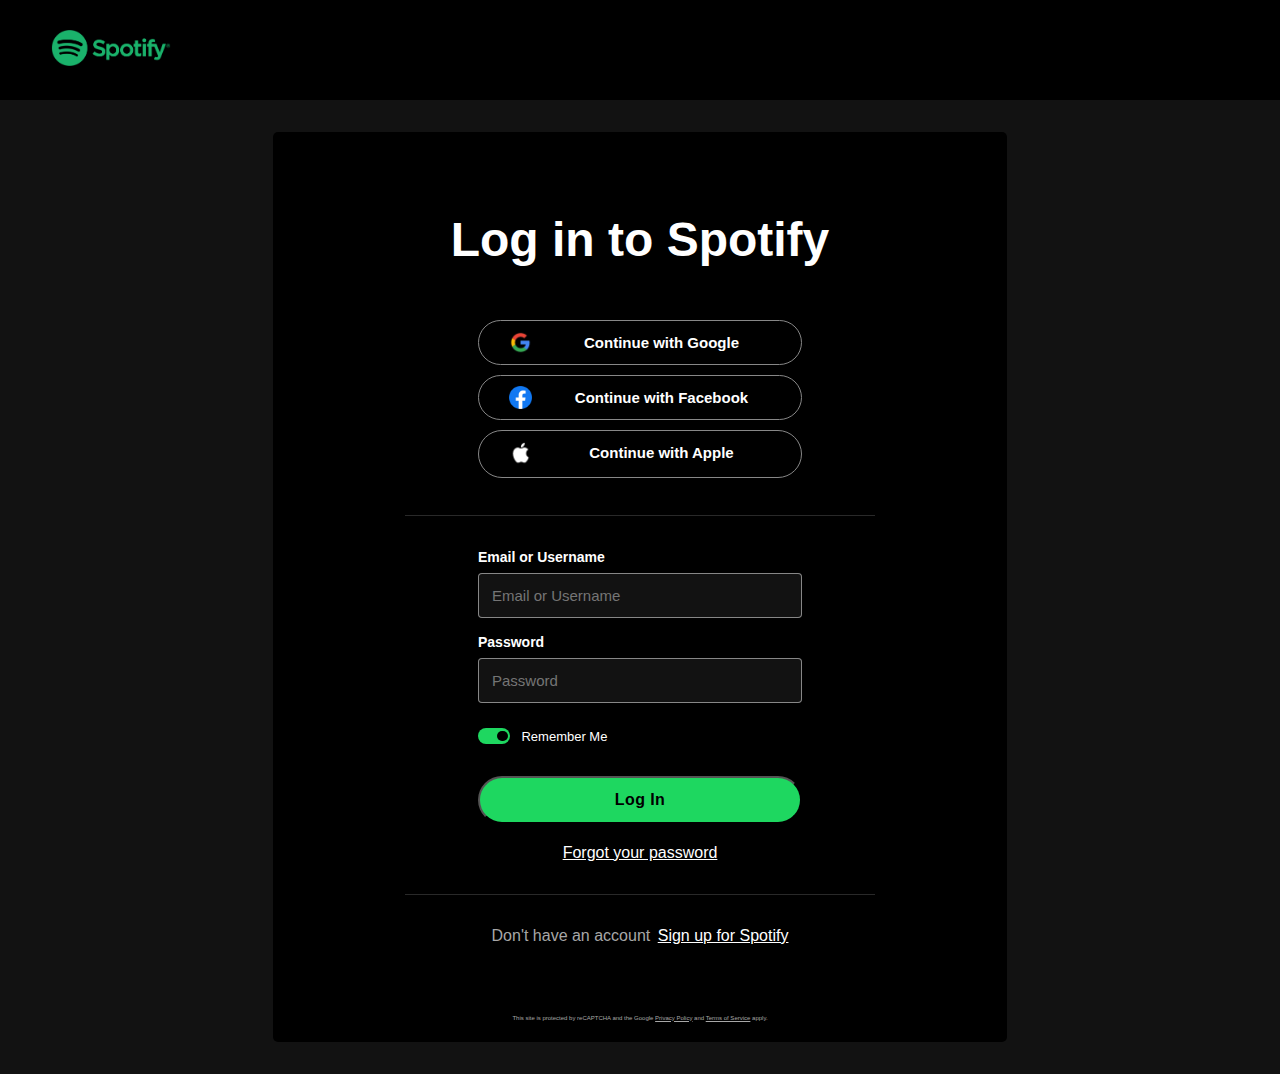
<file: login.html>
<!DOCTYPE html>
<html lang="en">

<head>
    <meta charset="UTF-8">
    <meta name="viewport" content="width=device-width, initial-scale=1.0">
    <title>Spotify Clone Login</title>
    <link rel="stylesheet" href="styleLogin.css">
    <link rel="shortcut icon" href="./images/Spotify_favicon.png" type="image/x-icon">
</head>

<body>
    <header>
        <div class="logo">
            <a href="index.html">
                <img src="./images/Spotify Logo.png" alt="Logo">

            </a>
        </div>
    </header>

    <section>
        <div class="main">
            <h1>Log in to Spotify</h1>
        <div class="account-connect">
            <button class="a-c-btn" id="g"><img src="images/google.png"><span>Continue with Google</span></button>
            <button class="a-c-btn" id="f"><img src="images/facebook.png"><span>Continue with Facebook</span></button>
            <button class="a-c-btn" id="a"><img src="images/apple.png"><span>Continue with Apple</span></button>
        </div>
        <hr>
        <div class="log-in">
            <form>
                <label>Email or Username</label>
                <input type="text" placeholder="Email or Username">

                <label>Password</label>
                <input type="text" placeholder="Password">

                <div class="switch">
                    <input type="checkbox" id="switch" checked>
                    <label for="switch"></label>
                    <span>Remember Me</span>
                </div>
                
                <button>Log In</button>
                <a href="#">Forgot your password</a>
            </form>
        </div>
        <hr>
        <div class="last">
            <span>Don't have an account</span>
            <a href="SignUp.html">Sign up for Spotify</a>
        </div>
        <div class="policy">
            <p> This site is protected by reCAPTCHA and the Google 
                <a href="https://policies.google.com/privacy" target="_blank">Privacy Policy</a> and 
                <a href="https://policies.google.com/terms" target="_blank">Terms of Service</a> apply.</p>
        </div>
        </div>
    </section>
</body>
</html>
</file>
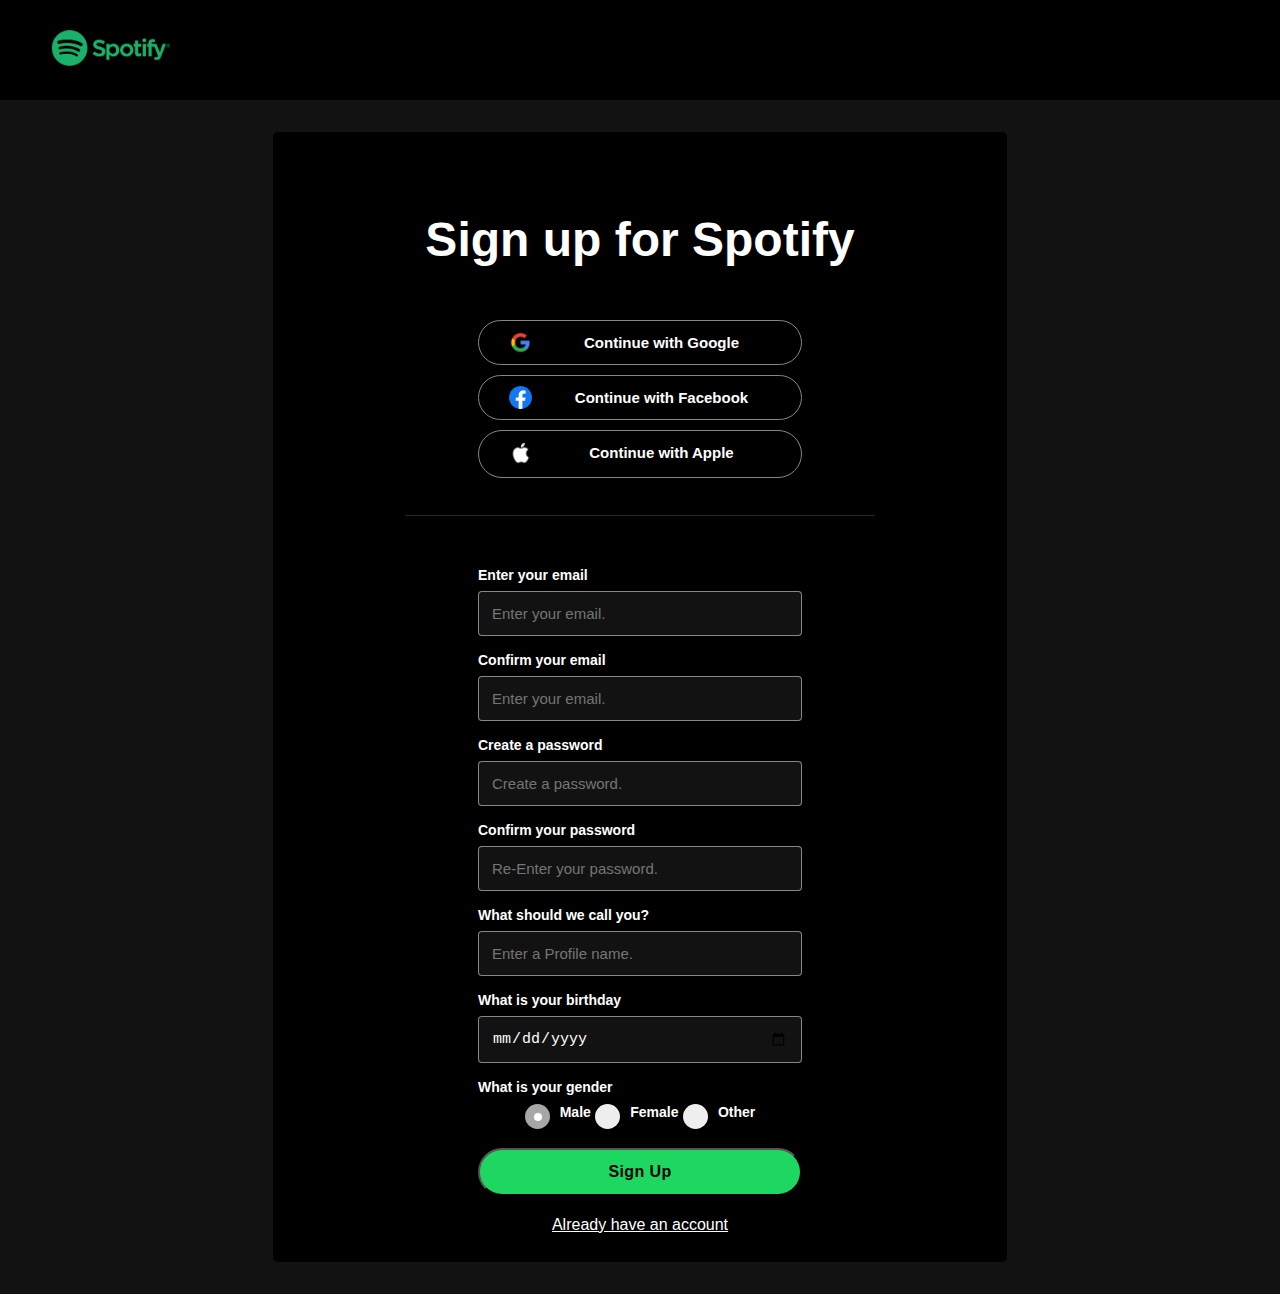
<file: SignUp.html>
<!DOCTYPE html>
<html lang="en">

<head>
    <meta charset="UTF-8">
    <meta name="viewport" content="width=device-width, initial-scale=1.0">
    <title>Spotify Clone Login</title>
    <link rel="stylesheet" href="sign-up.css">
    <link rel="shortcut icon" href="./images/Spotify_favicon.png" type="image/x-icon">
</head>

<body>
    <header>
        <div class="logo">
            <a href="index.html">
                <img src="./images/Spotify Logo.png" alt="Logo">

            </a>
        </div>
    </header>


    <section>
        <div class="main">
            <h1>Sign up for Spotify</h1>
        <div class="account-connect">
            <button class="a-c-btn" id="g"><img src="images/google.png"><span>Continue with Google</span></button>
            <button class="a-c-btn" id="f"><img src="images/facebook.png"><span>Continue with Facebook</span></button>
            <button class="a-c-btn" id="a"><img src="images/apple.png"><span>Continue with Apple</span></button>
        </div>
        <hr>
        <div class="divider">
            <div></div>
            <p>or</p>
            <div></div>
        </div>

        <div class="log-in">
            <form>
                <label>Enter your email</label>
                <input type="text" placeholder="Enter your email.">

                <label>Confirm your email</label>
                <input type="text" placeholder="Enter your email.">

                <label>Create a password</label> 
                <input type="password" placeholder="Create a password.">

                <label>Confirm your password</label> 
                <input type="password" placeholder="Re-Enter your password.">

                <label>What should we call you?</label> 
                <input type="text" placeholder="Enter a Profile name.">

                <label>What is your birthday</label> 
                <input type="date">

                <label>What is your gender</label> 
                <center>
                <label class="container">Male
                    <input type="radio" checked="checked" name="radio">
                    <span class="checkmark"></span>
                  </label>
                  <label class="container">Female
                    <input type="radio" name="radio">
                    <span class="checkmark"></span>
                  </label>
                  <label class="container">Other
                    <input type="radio" name="radio">
                    <span class="checkmark"></span>
                  </label>
                </center>
                
                <button>Sign Up</button>
                <a href="login.html">Already have an account</a>
            </form>
        </div>
        </div>
    </section>
</body>
</html>
</file>
<file: styleLogin.css>
* {
    margin: 0;
    padding: 0;
    box-sizing: border-box;
    text-decoration: none;
    list-style: none;
}
html {
    font-family: CircularSpTitle, CircularSpTitle-Tall, CircularSp-Arab, CircularSp-Hebr, CircularSp-Cyrl, CircularSp-Grek, CircularSp-Deva, sans-serif;
}

header {
    background-color: #000;
    padding: 30px 0px 30px 51px;
}

header .logo img {
    width: 120px;
}

section{
    background: #121212;
    display: flex;
    align-items: center;
    justify-content: center;
}

section div.main {
    margin: 32px 0;
    padding: 32px;
    width: 734px;
    height: 910px;
    background: #000;
    border-radius: 5px;
}

section div.main h1 {
    text-align: center;
    margin: 48px 0;
    color: white;
    font-size: 48px;
}

section div.main .account-connect {
    display: flex;
    align-items: center;
    justify-content: center;
    flex-direction: column;
}
section div.main .account-connect button {
    width: 324px;
    text-align: center;
    padding: 10px 20px;
    border: none;
    outline: none;
    margin: 5px 0;
    border-radius: 500px;
    color: white;
    background: transparent;
    border: 1px solid #878787;
    font-size: 15px;
    font-weight: bold;
}

section div.main .account-connect button span {
    position: relative;
    top: 3px;
}

section div.main .account-connect button img {
    width: 23px;
    float: left;
    margin: 0 10px;
}

section div.main hr {
    margin: 32px 100px;
    border-right: none;
    border-bottom: none;
    border-left: none;
    border-image: initial;
    border-top: 1px solid rgb(41,41,41);
}

section div.main .log-in {
    display: flex;
    align-items: center;
    justify-content: center;
    font-weight: bold;
}

section div.main .log-in form label {
    color: white;
    font-size: 14px;
    margin-bottom: 8px;
    display: inline-block;
}

section div.main .log-in form input {
    display: block;
    padding: 14px;
    width: 324px;
    margin-bottom: 15px;
    font-size: 15px;
    font-weight: 500;
    background: rgb(18,18,18);
    outline: none;
    border: none;
    appearance: none;
    border-radius: 4px;
    box-shadow: inset 0 0 0 1px #878787;
    color: white;
}

.switch {
    margin: 0;
    padding: 0;
}

.switch input[type=checked]{
    height: 0;
    width: 0;
    visibility: hidden;
}

.switch label {
    margin: 10px 0px 20px 0px;
    cursor: pointer; 
    padding: 3px;
    width: 32px;
    height: 16px;
    background: #727272;
    display: block;
    border-radius: 50em;
    position: relative;
    transition: .1s;
    box-sizing: border-box;
}

input#switch {
    display: none;
}

.switch label::after {
    content: '';
    position: absolute;
    width: 11px;
    height: 10px;
    background: #000;
    border-radius: 50em;
    transition: .1s;
}

.switch input:active+label {
    background-color: #727272;
}

.switch input:checked+label {
    background: #1ed760;
}

.switch input:checked+label::after {
    transform: translateX(calc(100% + 5px));
}

.switch span {
    color: white;
    font-size: 13px;
    font-weight: 400;
    position: relative;
    left: 7px;
    bottom: 11px;
}

section div.main .log-in button {
    background-color: #1ed760;
    border-radius: 30px;
    font-weight: bold;
    padding: 8px 32px;
    height: 48px;
    width: 324px;
    letter-spacing: .4px;
    font-size: 16px;
    margin: 20px 0px;
}

section div.main .log-in a {
    display: block;
    text-align: center;
    color: white;
    font-weight: 400;
    text-decoration: underline;
}

section div.main .last {
    margin: 10px 0;
    text-align: center;
}

section div.main .last span{
    color: #A7A7A7;
    margin-right: 3px;
}

section div.main .last a {
    color: white;
    text-decoration: underline;
}

section div.main .policy {
    color: #A7A7A7; 
    text-align: center;
    margin: 70px 0;
    font-size:10%;
    
}

section div.main .policy a {
    color: #A7A7A7;
    text-decoration: underline;
}
</file>
<file: sign-up.css>
* {
    margin: 0;
    padding: 0;
    box-sizing: border-box;
    text-decoration: none;
    list-style: none;
}
html {
    font-family: CircularSpTitle, CircularSpTitle-Tall, CircularSp-Arab, CircularSp-Hebr, CircularSp-Cyrl, CircularSp-Grek, CircularSp-Deva, sans-serif;
}

header {
    background-color: #000;
    padding: 30px 0px 30px 51px;
}

header .logo img {
    width: 120px;
}

section{
    background: #121212;
    display: flex;
    align-items: center;
    justify-content: center;
}

section div.main {
    margin: 32px 0;
    padding: 32px;
    width: 734px;
    height: 1130px;
    background: #000;
    border-radius: 5px;
}

section div.main h1 {
    text-align: center;
    margin: 48px 0;
    color: white;
    font-size: 48px;
}

section div.main .account-connect {
    display: flex;
    align-items: center;
    justify-content: center;
    flex-direction: column;
}
section div.main .account-connect button {
    width: 324px;
    text-align: center;
    padding: 10px 20px;
    border: none;
    outline: none;
    margin: 5px 0;
    border-radius: 500px;
    color: white;
    background: transparent;
    border: 1px solid #878787;
    font-size: 15px;
    font-weight: bold;
}

section div.main .account-connect button span {
    position: relative;
    top: 3px;
}

section div.main .account-connect button img {
    width: 23px;
    float: left;
    margin: 0 10px;
}

section div.main hr {
    margin: 32px 100px;
    border-right: none;
    border-bottom: none;
    border-left: none;
    border-image: initial;
    border-top: 1px solid rgb(41,41,41);
}

section div.main .log-in {
    display: flex;
    align-items: center;
    justify-content: center;
    font-weight: bold;
}

section div.main .log-in form label {
    color: white;
    font-size: 14px;
    margin-bottom: 8px;
    display: inline-block;
}

section div.main .log-in form input {
    display: block;
    padding: 14px;
    width: 324px;
    margin-bottom: 15px;
    font-size: 15px;
    font-weight: 500;
    background: rgb(18,18,18);
    outline: none;
    border: none;
    appearance: none;
    border-radius: 4px;
    box-shadow: inset 0 0 0 1px #878787;
    color: white;
}

.switch {
    margin: 0;
    padding: 0;
}

.switch input[type=checked]{
    height: 0;
    width: 0;
    visibility: hidden;
}

.switch label {
    margin: 10px 0px 20px 0px;
    cursor: pointer; 
    padding: 3px;
    width: 32px;
    height: 16px;
    background: #727272;
    display: block;
    border-radius: 50em;
    position: relative;
    transition: .1s;
    box-sizing: border-box;
}

input#switch {
    display: none;
}

.switch label::after {
    content: '';
    position: absolute;
    width: 11px;
    height: 10px;
    background: #000;
    border-radius: 50em;
    transition: .1s;
}

.switch input:active+label {
    background-color: #727272;
}

.switch input:checked+label {
    background: #1ed760;
}

.switch input:checked+label::after {
    transform: translateX(calc(100% + 5px));
}

.switch span {
    color: white;
    font-size: 13px;
    font-weight: 400;
    position: relative;
    left: 7px;
    bottom: 11px;
}

section div.main .log-in button {
    background-color: #1ed760;
    border-radius: 30px;
    font-weight: bold;
    padding: 8px 32px;
    height: 48px;
    width: 324px;
    letter-spacing: .4px;
    font-size: 16px;
    margin: 20px 0px;
}

section div.main .log-in a {
    display: block;
    text-align: center;
    color: white;
    font-weight: 400;
    text-decoration: underline;
}

section div.main .last {
    margin: 10px 0;
    text-align: center;
}

section div.main .last span{
    color: #A7A7A7;
    margin-right: 3px;
}

section div.main .last a {
    color: white;
    text-decoration: underline;
}

section div.main .policy {
    color: #A7A7A7; 
    text-align: center;
    margin: 70px 0;
    font-size:10%;
    
}

section div.main .policy a {
    color: #A7A7A7;
    text-decoration: underline;
}

.container {
    display: block;
    position: relative;
    padding-left: 35px;
    margin-bottom: 12px;
    cursor: pointer;
    font-size: 22px;
    user-select: none;
  }
  
.container input {
    position: absolute;
    opacity: 0;
    cursor: pointer;
  }
  
.checkmark {
    position: absolute;
    top: 0;
    left: 0;
    height: 25px;
    width: 25px;
    background-color: #eee;
    border-radius: 50%;
  }
  
.container:hover input ~ .checkmark {
    background-color: #ccc;
  }
  
.container input:checked ~ .checkmark {
    background-color: #A7A7A7;
  }
  
.checkmark:after {
    content: "";
    position: absolute;
    display: none;
  }
  
.container input:checked ~ .checkmark:after {
    display: block;
  }
  
.container .checkmark:after {
    top: 9px;
    left: 9px;
    width: 8px;
    height: 8px;
    border-radius: 50%;
    background: white;
  }
</file>
